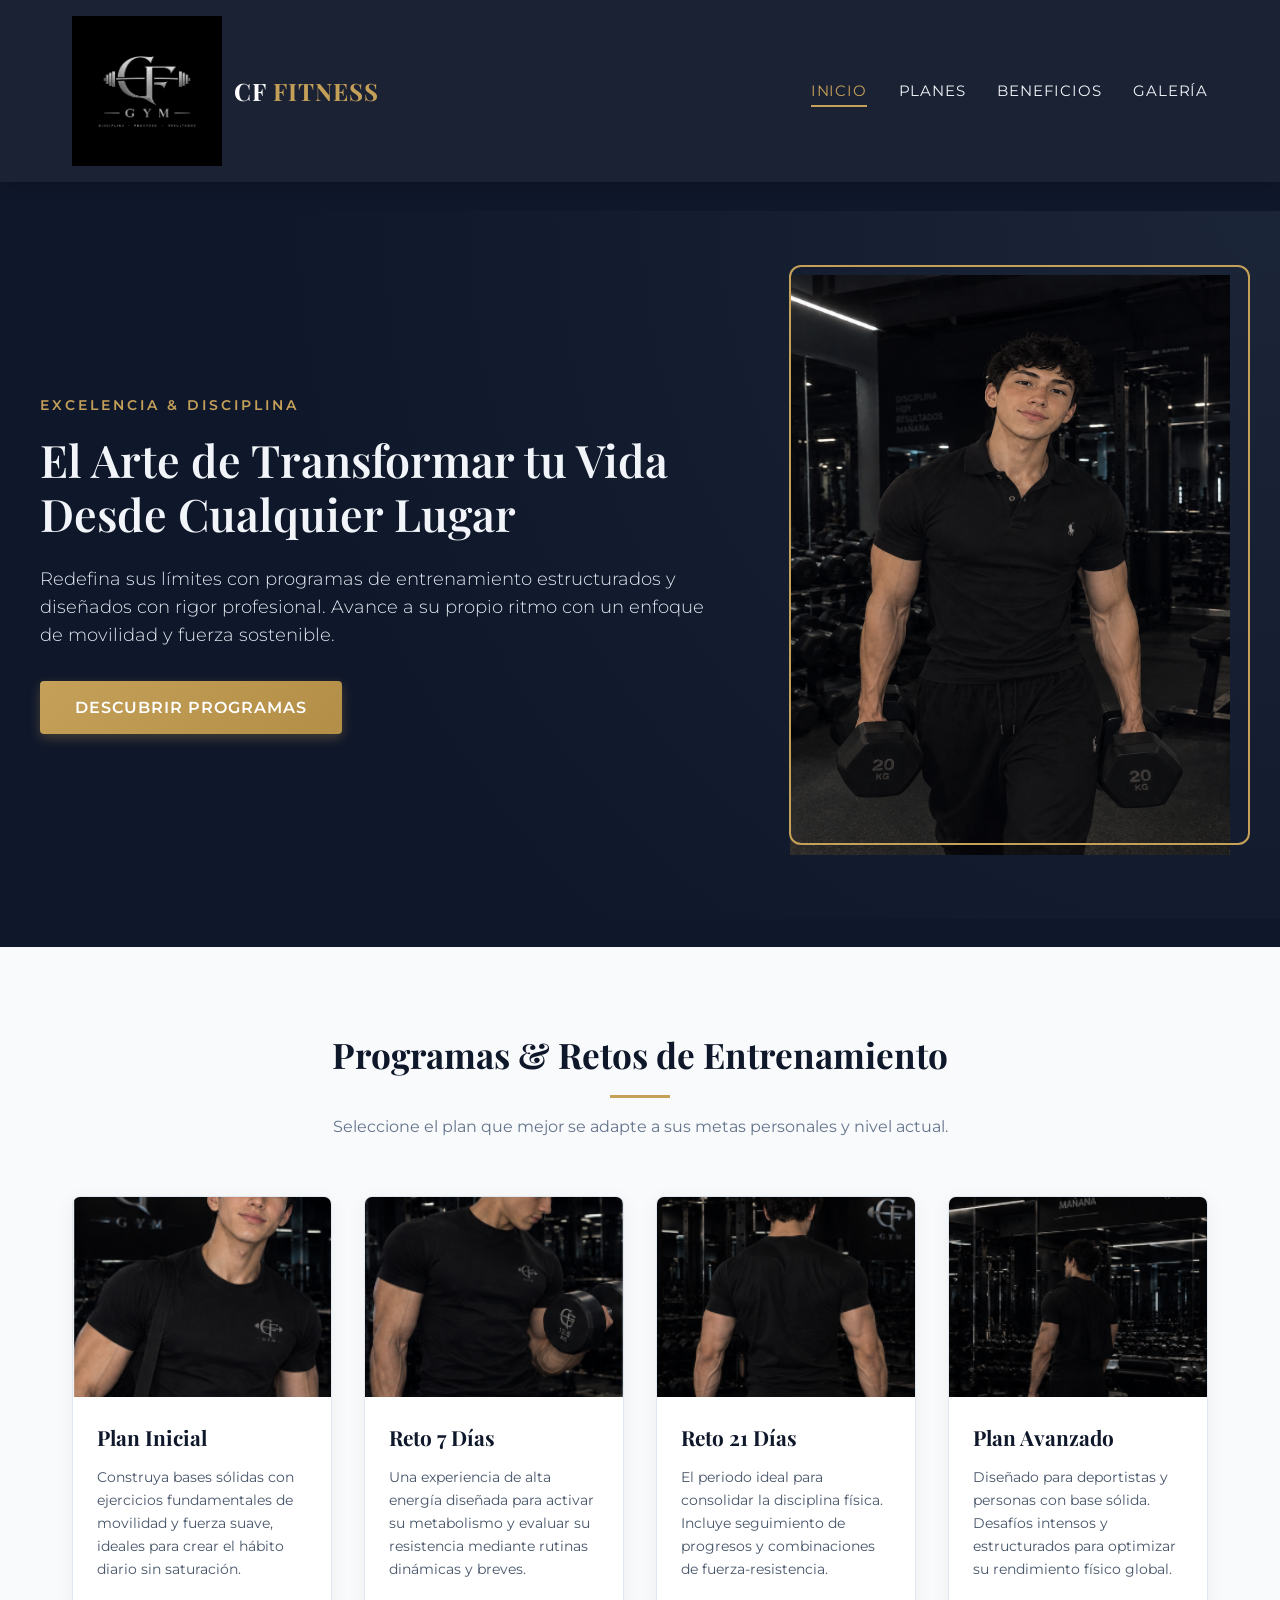
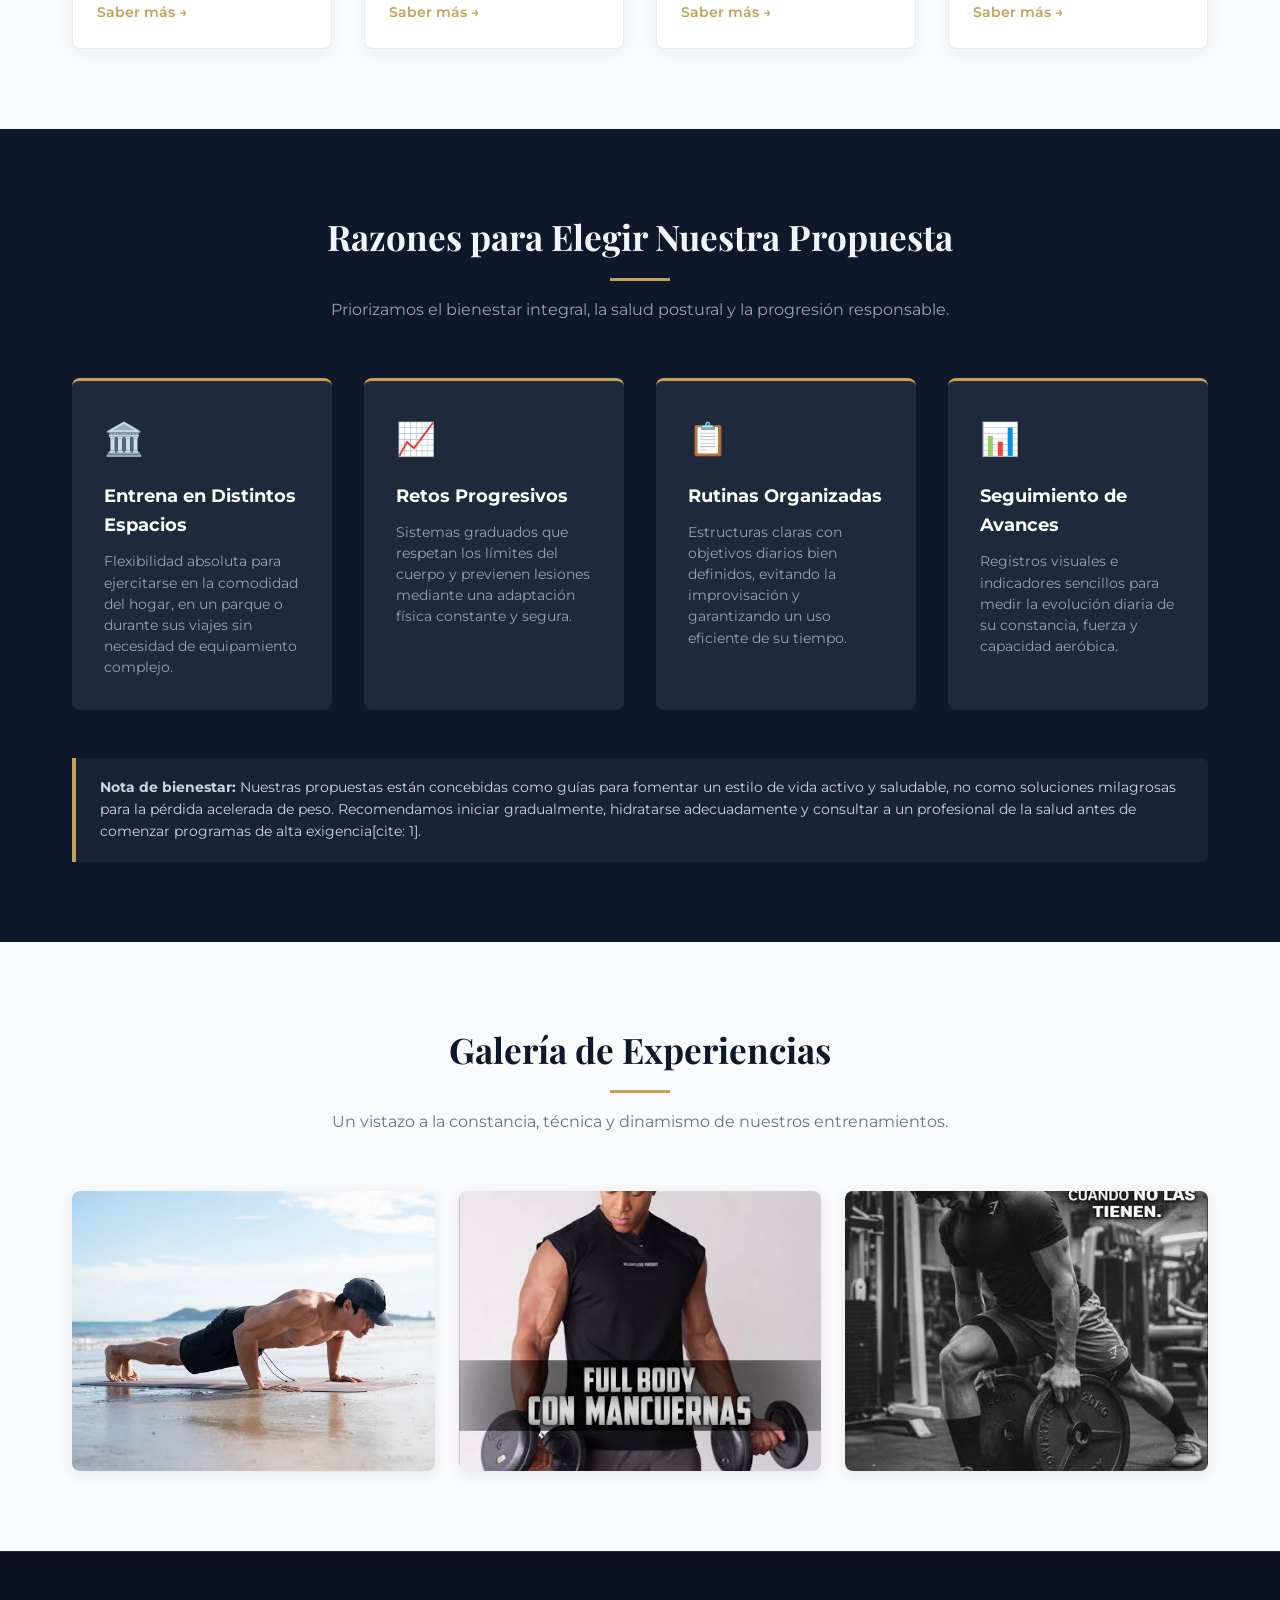
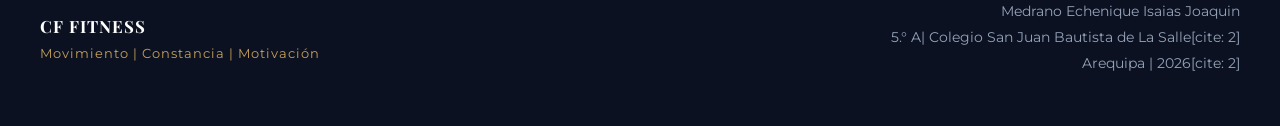
<file: index.html>
<!DOCTYPE html>
<html lang="es">
<head>
  <meta charset="UTF-8">
  <meta name="viewport" content="width=device-width, initial-scale=1.0">
  <title>Aura Fitness | Entrena Desde Donde Estés</title>
  <link rel="stylesheet" href="style.css">
  <!-- Fuentes elegantes importadas desde Google Fonts -->
  <link rel="preconnect" href="https://fonts.googleapis.com">
  <link rel="preconnect" href="https://fonts.gstatic.com" crossorigin>
  <link href="https://fonts.googleapis.com/css2?family=Montserrat:wght@300;400;600;700&family=Playfair+Display:ital,wght@0,600;1,400&display=swap" rel="stylesheet">
</head>
<body>

  <!-- ENCABEZADO -->
  <header class="main-header">
    <div class="header-container">
      <div class="brand-logo">
        <img src="61ea30bc-e772-4c1a-b744-bb5eee47be99.png" alt="Icono Aura Fitness" class="img" width="150" height="150">
        <span class="brand-name">CF <span>FITNESS</span></span>
      </div>
      <nav class="main-nav">
        <ul>
          <li><a href="#inicio" class="active">Inicio</a></li>
          <li><a href="#planes">Planes</a></li>
          <li><a href="#beneficios">Beneficios</a></li>
          <li><a href="#galeria">Galería</a></li>
        </ul>
      </nav>
    </div>
  </header>

  <!-- SECCIÓN HERO / PRINCIPAL CON IMAGEN DE PORTADA -->
  <section id="inicio" class="hero">
    <div class="hero-overlay">
      <div class="hero-container">
        
        <!-- Columna de Texto -->
        <div class="hero-content">
          <p class="subtitle-tag">EXCELENCIA & DISCIPLINA</p>
          <h1 class="hero-title">El Arte de Transformar tu Vida Desde Cualquier Lugar</h1>
          <p class="hero-description">
            Redefina sus límites con programas de entrenamiento estructurados y diseñados con rigor profesional. Avance a su propio ritmo con un enfoque de movilidad y fuerza sostenible.
          </p>
          <a href="#planes" class="btn-primary">Descubrir Programas</a>
        </div>

        <!-- Columna de Imagen Hero -->
        <div class="hero-image-wrapper">
          <img src="7b2f2441-501a-45da-bb4c-8f9d33cf3668 (1).png" alt="Entrenamiento AURA Fitness" class="IMG" width="440" height="580">
        </div>

      </div>
    </div>
  </section>

  <main>
    <!-- SECCIÓN 1: CARDS DE PROGRAMAS -->
    <section id="planes" class="section-container">
      <div class="section-header">
        <h2>Programas & Retos de Entrenamiento</h2>
        <div class="divider"></div>
        <p>Seleccione el plan que mejor se adapte a sus metas personales y nivel actual.</p>
      </div>

      <div class="cards-grid">
        <!-- Card 1 -->
        <article class="card">
          <div class="card-img-wrapper">
            <img src="Captura de pantalla 2026-10-01 144130.png" alt="Plan Inicial">
          </div>
          <div class="card-body">
            <h3>Plan Inicial</h3>
            <p>Construya bases sólidas con ejercicios fundamentales de movilidad y fuerza suave, ideales para crear el hábito diario sin saturación.</p>
            <a href="#" class="card-link">Saber más &rarr;</a>
          </div>
        </article>

        <!-- Card 2 -->
        <article class="card">
          <div class="card-img-wrapper">
            <img src="Captura de pantalla 2026-10-01 144208.png" alt="Reto 7 Días">
          </div>
          <div class="card-body">
            <h3>Reto 7 Días</h3>
            <p>Una experiencia de alta energía diseñada para activar su metabolismo y evaluar su resistencia mediante rutinas dinámicas y breves.</p>
            <a href="#" class="card-link">Saber más &rarr;</a>
          </div>
        </article>

        <!-- Card 3 -->
        <article class="card">
          <div class="card-img-wrapper">
            <img src="Captura de pantalla 2026-10-01 144218.png" alt="Reto 21 Días">
          </div>
          <div class="card-body">
            <h3>Reto 21 Días</h3>
            <p>El periodo ideal para consolidar la disciplina física. Incluye seguimiento de progresos y combinaciones de fuerza-resistencia.</p>
            <a href="#" class="card-link">Saber más &rarr;</a>
          </div>
        </article>

        <!-- Card 4 -->
        <article class="card">
          <div class="card-img-wrapper">
            <img src="Captura de pantalla 2026-10-01 144227.png" alt="Plan Avanzado">
          </div>
          <div class="card-body">
            <h3>Plan Avanzado</h3>
            <p>Diseñado para deportistas y personas con base sólida. Desafíos intensos y estructurados para optimizar su rendimiento físico global.</p>
            <a href="#" class="card-link">Saber más &rarr;</a>
          </div>
        </article>
      </div>
    </section>

    <!-- SECCIÓN 2: BENEFICIOS -->
    <section id="beneficios" class="benefits-section">
      <div class="section-container">
        <div class="section-header dark">
          <h2>Razones para Elegir Nuestra Propuesta</h2>
          <div class="divider"></div>
          <p>Priorizamos el bienestar integral, la salud postural y la progresión responsable.</p>
        </div>

        <div class="benefits-grid">
          <div class="benefit-card">
            <div class="benefit-icon">🏛️</div>
            <h3>Entrena en Distintos Espacios</h3>
            <p>Flexibilidad absoluta para ejercitarse en la comodidad del hogar, en un parque o durante sus viajes sin necesidad de equipamiento complejo.</p>
          </div>

          <div class="benefit-card">
            <div class="benefit-icon">📈</div>
            <h3>Retos Progresivos</h3>
            <p>Sistemas graduados que respetan los límites del cuerpo y previenen lesiones mediante una adaptación física constante y segura.</p>
          </div>

          <div class="benefit-card">
            <div class="benefit-icon">📋</div>
            <h3>Rutinas Organizadas</h3>
            <p>Estructuras claras con objetivos diarios bien definidos, evitando la improvisación y garantizando un uso eficiente de su tiempo.</p>
          </div>

          <div class="benefit-card">
            <div class="benefit-icon">📊</div>
            <h3>Seguimiento de Avances</h3>
            <p>Registros visuales e indicadores sencillos para medir la evolución diaria de su constancia, fuerza y capacidad aeróbica.</p>
          </div>
        </div>

        <!-- Mensaje de Responsabilidad / Recomendaciones -->
        <div class="disclaimer-box">
          <p><strong>Nota de bienestar:</strong> Nuestras propuestas están concebidas como guías para fomentar un estilo de vida activo y saludable, no como soluciones milagrosas para la pérdida acelerada de peso. Recomendamos iniciar gradualmente, hidratarse adecuadamente y consultar a un profesional de la salud antes de comenzar programas de alta exigencia[cite: 1].</p>
        </div>
      </div>
    </section>

    <!-- SECCIÓN 3: GALERÍA DE IMÁGENES -->
    <section id="galeria" class="section-container">
      <div class="section-header">
        <h2>Galería de Experiencias</h2>
        <div class="divider"></div>
        <p>Un vistazo a la constancia, técnica y dinamismo de nuestros entrenamientos.</p>
      </div>

      <div class="gallery-grid">
        <div class="gallery-item">
          <img src="5.jfif" alt="Entrenamiento de movilidad">
          <div class="gallery-caption">
            <span>Fuerza y Control</span>
          </div>
        </div>
        <div class="gallery-item">
          <img src="6.jfif" alt="Ejercicio en exterior">
          <div class="gallery-caption">
            <span>Entrenamiento al Aire Libre</span>
          </div>
        </div>
        <div class="gallery-item">
          <img src="3.jfif" alt="Rutina de resistencia">
          <div class="gallery-caption">
            <span>Constancia & Enfoque</span>
          </div>
        </div>
      </div>
    </section>
  </main>

  <!-- PIE DE PÁGINA / FOOTER -->
  <footer class="main-footer">
    <div class="footer-container">
      <div class="footer-brand">
        <h3>CF FITNESS</h3>
        <p>Movimiento | Constancia | Motivación</p>
      </div>
      <div class="footer-info">
        <p>Medrano Echenique Isaias Joaquin    <strong></strong></p>
        <p>5.° A| Colegio San Juan Bautista de La Salle[cite: 2]</p>
        <p>Arequipa | 2026[cite: 2]</p>
      </div>
    </div>
  </footer>

</body>
</html>
</file>
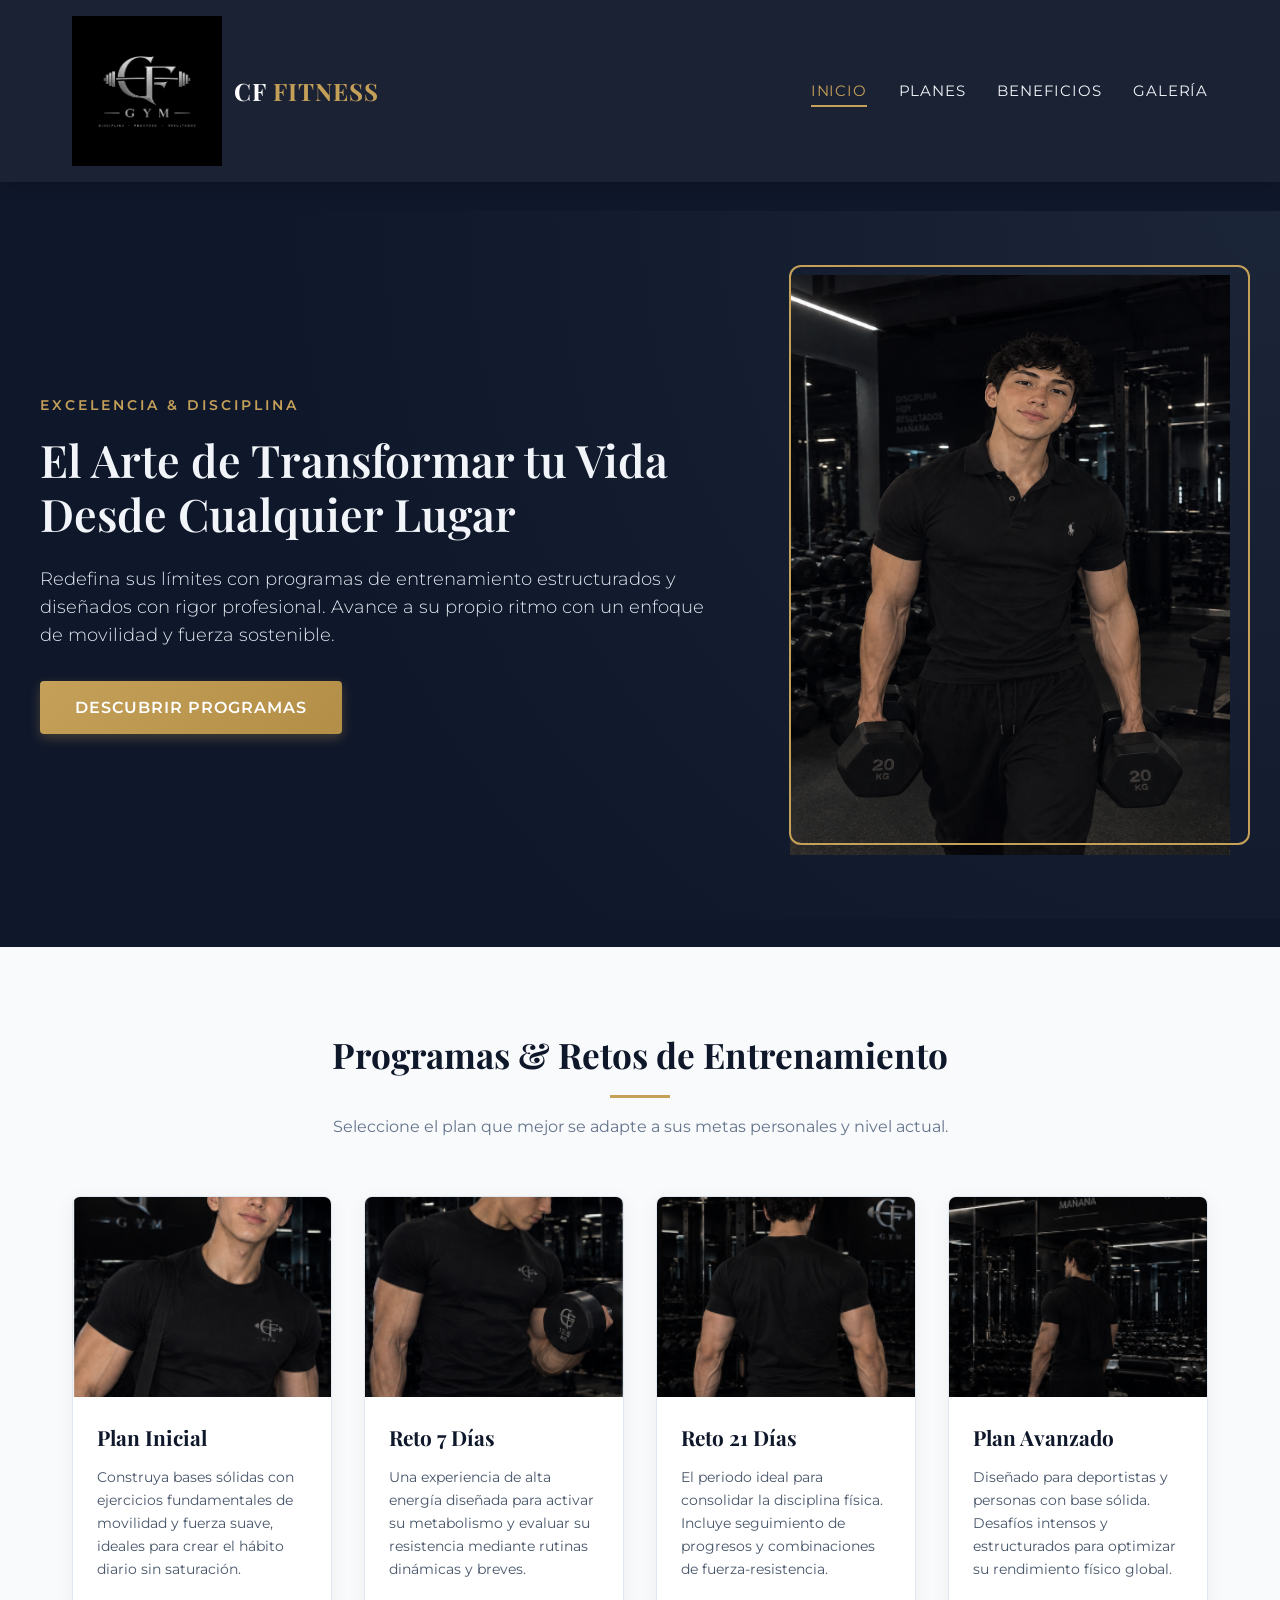
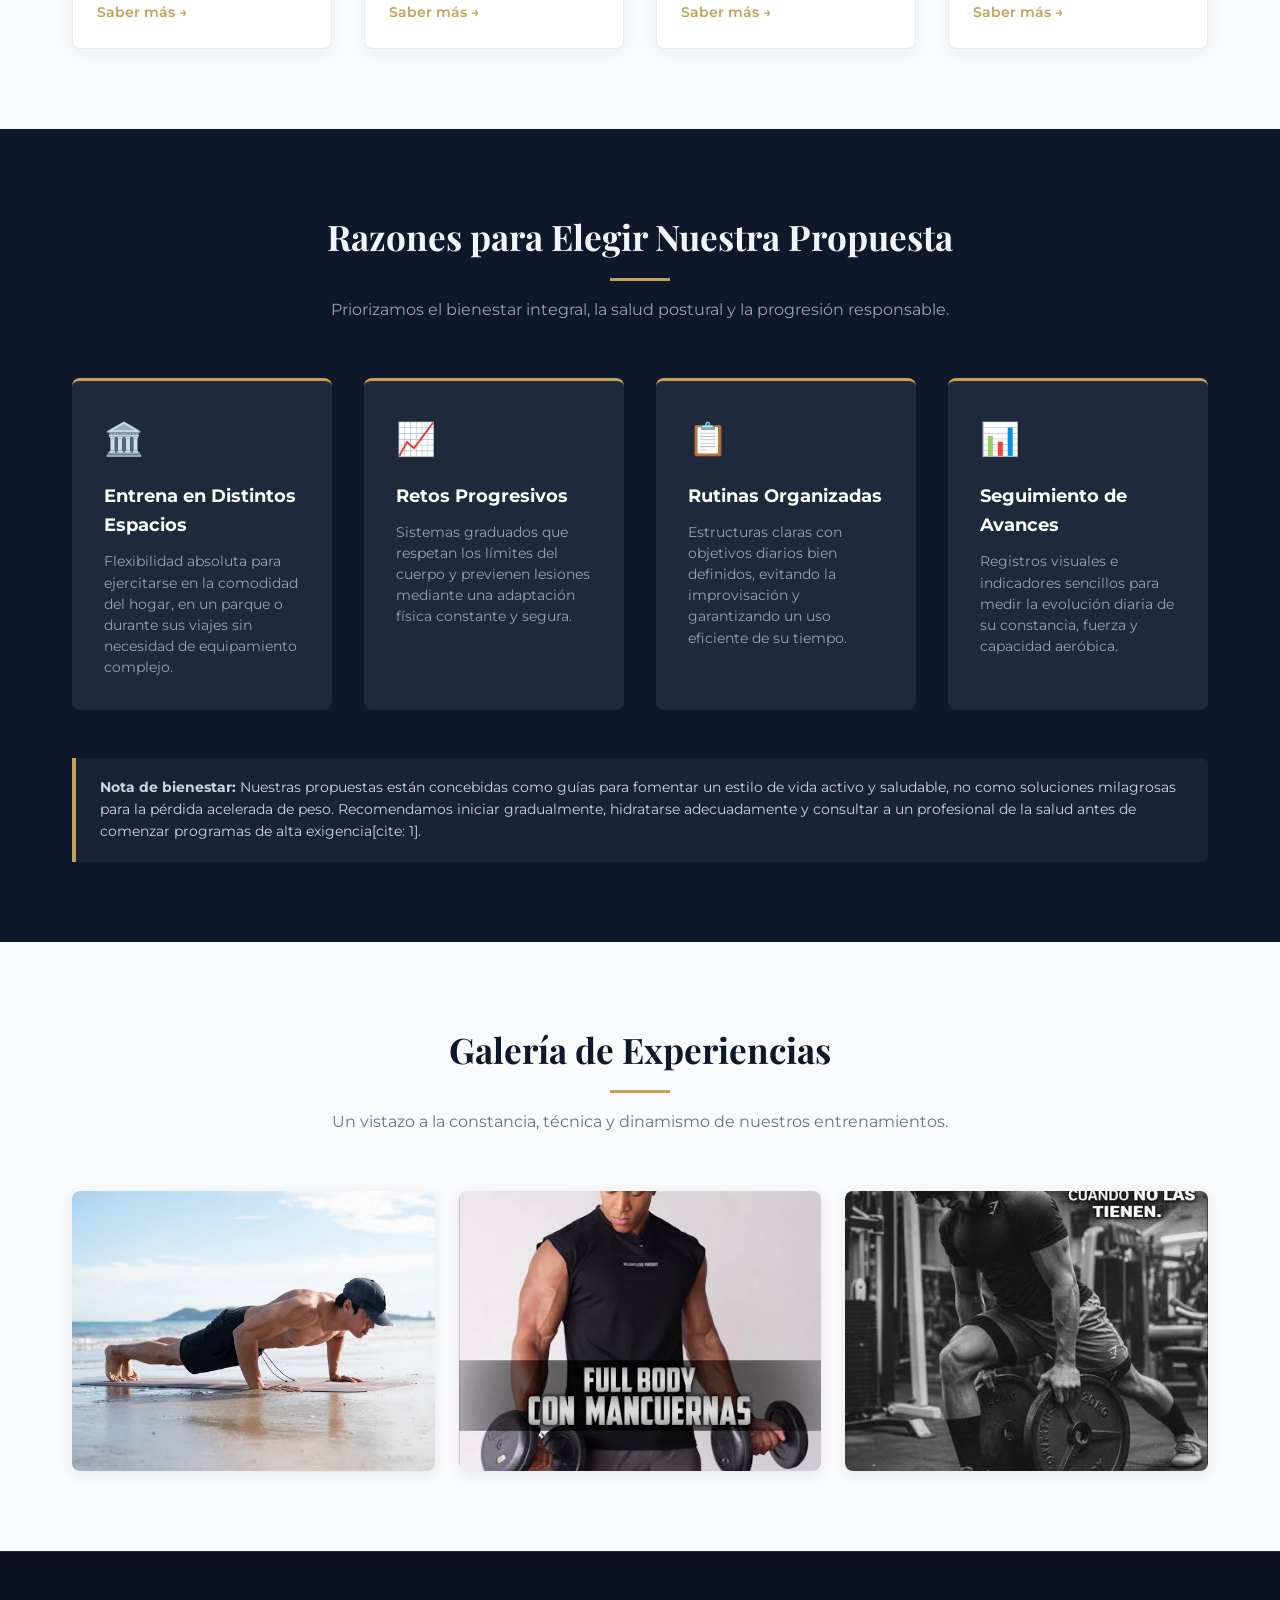
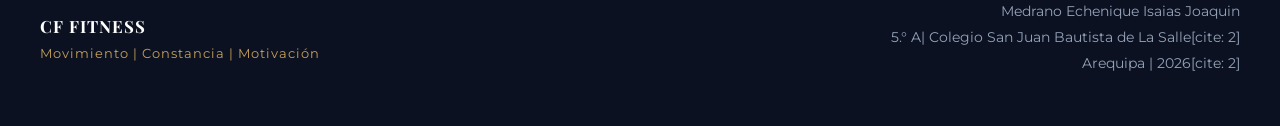
<file: PAGINA.HTML>
<!DOCTYPE html>
<html lang="es">
<head>
  <meta charset="UTF-8">
  <meta name="viewport" content="width=device-width, initial-scale=1.0">
  <title>Aura Fitness | Entrena Desde Donde Estés</title>
  <link rel="stylesheet" href="INDEX.CSS">
  <!-- Fuentes elegantes importadas desde Google Fonts -->
  <link rel="preconnect" href="https://fonts.googleapis.com">
  <link rel="preconnect" href="https://fonts.gstatic.com" crossorigin>
  <link href="https://fonts.googleapis.com/css2?family=Montserrat:wght@300;400;600;700&family=Playfair+Display:ital,wght@0,600;1,400&display=swap" rel="stylesheet">
</head>
<body>

  <!-- ENCABEZADO -->
  <header class="main-header">
    <div class="header-container">
      <div class="brand-logo">
        <img src="61ea30bc-e772-4c1a-b744-bb5eee47be99.png" alt="Icono Aura Fitness" class="img" width="150" height="150">
        <span class="brand-name">CF <span>FITNESS</span></span>
      </div>
      <nav class="main-nav">
        <ul>
          <li><a href="#inicio" class="active">Inicio</a></li>
          <li><a href="#planes">Planes</a></li>
          <li><a href="#beneficios">Beneficios</a></li>
          <li><a href="#galeria">Galería</a></li>
        </ul>
      </nav>
    </div>
  </header>

  <!-- SECCIÓN HERO / PRINCIPAL CON IMAGEN DE PORTADA -->
  <section id="inicio" class="hero">
    <div class="hero-overlay">
      <div class="hero-container">
        
        <!-- Columna de Texto -->
        <div class="hero-content">
          <p class="subtitle-tag">EXCELENCIA & DISCIPLINA</p>
          <h1 class="hero-title">El Arte de Transformar tu Vida Desde Cualquier Lugar</h1>
          <p class="hero-description">
            Redefina sus límites con programas de entrenamiento estructurados y diseñados con rigor profesional. Avance a su propio ritmo con un enfoque de movilidad y fuerza sostenible.
          </p>
          <a href="#planes" class="btn-primary">Descubrir Programas</a>
        </div>

        <!-- Columna de Imagen Hero -->
        <div class="hero-image-wrapper">
          <img src="7b2f2441-501a-45da-bb4c-8f9d33cf3668 (1).png" alt="Entrenamiento AURA Fitness" class="IMG" width="440" height="580">
        </div>

      </div>
    </div>
  </section>

  <main>
    <!-- SECCIÓN 1: CARDS DE PROGRAMAS -->
    <section id="planes" class="section-container">
      <div class="section-header">
        <h2>Programas & Retos de Entrenamiento</h2>
        <div class="divider"></div>
        <p>Seleccione el plan que mejor se adapte a sus metas personales y nivel actual.</p>
      </div>

      <div class="cards-grid">
        <!-- Card 1 -->
        <article class="card">
          <div class="card-img-wrapper">
            <img src="Captura de pantalla 2026-10-01 144130.png" alt="Plan Inicial">
          </div>
          <div class="card-body">
            <h3>Plan Inicial</h3>
            <p>Construya bases sólidas con ejercicios fundamentales de movilidad y fuerza suave, ideales para crear el hábito diario sin saturación.</p>
            <a href="#" class="card-link">Saber más &rarr;</a>
          </div>
        </article>

        <!-- Card 2 -->
        <article class="card">
          <div class="card-img-wrapper">
            <img src="Captura de pantalla 2026-10-01 144208.png" alt="Reto 7 Días">
          </div>
          <div class="card-body">
            <h3>Reto 7 Días</h3>
            <p>Una experiencia de alta energía diseñada para activar su metabolismo y evaluar su resistencia mediante rutinas dinámicas y breves.</p>
            <a href="#" class="card-link">Saber más &rarr;</a>
          </div>
        </article>

        <!-- Card 3 -->
        <article class="card">
          <div class="card-img-wrapper">
            <img src="Captura de pantalla 2026-10-01 144218.png" alt="Reto 21 Días">
          </div>
          <div class="card-body">
            <h3>Reto 21 Días</h3>
            <p>El periodo ideal para consolidar la disciplina física. Incluye seguimiento de progresos y combinaciones de fuerza-resistencia.</p>
            <a href="#" class="card-link">Saber más &rarr;</a>
          </div>
        </article>

        <!-- Card 4 -->
        <article class="card">
          <div class="card-img-wrapper">
            <img src="Captura de pantalla 2026-10-01 144227.png" alt="Plan Avanzado">
          </div>
          <div class="card-body">
            <h3>Plan Avanzado</h3>
            <p>Diseñado para deportistas y personas con base sólida. Desafíos intensos y estructurados para optimizar su rendimiento físico global.</p>
            <a href="#" class="card-link">Saber más &rarr;</a>
          </div>
        </article>
      </div>
    </section>

    <!-- SECCIÓN 2: BENEFICIOS -->
    <section id="beneficios" class="benefits-section">
      <div class="section-container">
        <div class="section-header dark">
          <h2>Razones para Elegir Nuestra Propuesta</h2>
          <div class="divider"></div>
          <p>Priorizamos el bienestar integral, la salud postural y la progresión responsable.</p>
        </div>

        <div class="benefits-grid">
          <div class="benefit-card">
            <div class="benefit-icon">🏛️</div>
            <h3>Entrena en Distintos Espacios</h3>
            <p>Flexibilidad absoluta para ejercitarse en la comodidad del hogar, en un parque o durante sus viajes sin necesidad de equipamiento complejo.</p>
          </div>

          <div class="benefit-card">
            <div class="benefit-icon">📈</div>
            <h3>Retos Progresivos</h3>
            <p>Sistemas graduados que respetan los límites del cuerpo y previenen lesiones mediante una adaptación física constante y segura.</p>
          </div>

          <div class="benefit-card">
            <div class="benefit-icon">📋</div>
            <h3>Rutinas Organizadas</h3>
            <p>Estructuras claras con objetivos diarios bien definidos, evitando la improvisación y garantizando un uso eficiente de su tiempo.</p>
          </div>

          <div class="benefit-card">
            <div class="benefit-icon">📊</div>
            <h3>Seguimiento de Avances</h3>
            <p>Registros visuales e indicadores sencillos para medir la evolución diaria de su constancia, fuerza y capacidad aeróbica.</p>
          </div>
        </div>

        <!-- Mensaje de Responsabilidad / Recomendaciones -->
        <div class="disclaimer-box">
          <p><strong>Nota de bienestar:</strong> Nuestras propuestas están concebidas como guías para fomentar un estilo de vida activo y saludable, no como soluciones milagrosas para la pérdida acelerada de peso. Recomendamos iniciar gradualmente, hidratarse adecuadamente y consultar a un profesional de la salud antes de comenzar programas de alta exigencia[cite: 1].</p>
        </div>
      </div>
    </section>

    <!-- SECCIÓN 3: GALERÍA DE IMÁGENES -->
    <section id="galeria" class="section-container">
      <div class="section-header">
        <h2>Galería de Experiencias</h2>
        <div class="divider"></div>
        <p>Un vistazo a la constancia, técnica y dinamismo de nuestros entrenamientos.</p>
      </div>

      <div class="gallery-grid">
        <div class="gallery-item">
          <img src="5.jfif" alt="Entrenamiento de movilidad">
          <div class="gallery-caption">
            <span>Fuerza y Control</span>
          </div>
        </div>
        <div class="gallery-item">
          <img src="6.jfif" alt="Ejercicio en exterior">
          <div class="gallery-caption">
            <span>Entrenamiento al Aire Libre</span>
          </div>
        </div>
        <div class="gallery-item">
          <img src="3.jfif" alt="Rutina de resistencia">
          <div class="gallery-caption">
            <span>Constancia & Enfoque</span>
          </div>
        </div>
      </div>
    </section>
  </main>

  <!-- PIE DE PÁGINA / FOOTER -->
  <footer class="main-footer">
    <div class="footer-container">
      <div class="footer-brand">
        <h3>CF FITNESS</h3>
        <p>Movimiento | Constancia | Motivación</p>
      </div>
      <div class="footer-info">
        <p>Medrano Echenique Isaias Joaquin    <strong></strong></p>
        <p>5.° A| Colegio San Juan Bautista de La Salle[cite: 2]</p>
        <p>Arequipa | 2026[cite: 2]</p>
      </div>
    </div>
  </footer>

</body>
</html>
</file>
<file: style.css>
/* ==========================================================================
   RESET Y VARIABLES
   ========================================================================== */
* {
  margin: 0;
  padding: 0;
  box-sizing: border-box;
}

:root {
  --color-primary: #0F172A;      /* Azul Marino Oscuro / Elegante */
  --color-secondary: #1E293B;    /* Gris Pizarra Oscuro */
  --color-accent: #D97706;       /* Ámbar / Dorado sobrio */
  --color-accent-light: #F59E0B; /* Ámbar claro para hover */
  --color-bg-light: #F8FAFC;     /* Blanco Humo / Fondo suave */
  --color-text-dark: #334155;    /* Gris Oscuro para lectura clara */
  --color-text-light: #F1F5F9;   /* Blanco Suave para fondos oscuros */
  --color-gold: #C5A059;         /* Tono dorado formal */
  
  --font-heading: 'Playfair Display', Georgia, serif;
  --font-body: 'Montserrat', sans-serif;
  --transition: all 0.3s ease;
}

html {
  scroll-behavior: smooth;
}

body {
  font-family: var(--font-body);
  background-color: var(--color-bg-light);
  color: var(--color-text-dark);
  line-height: 1.6;
}

/* ==========================================================================
   ENCABEZADO & NAVEGACIÓN
   ========================================================================== */
.main-header {
  background-color: rgba(15, 23, 42, 0.95);
  position: sticky;
  top: 0;
  z-index: 1000;
  box-shadow: 0 4px 15px rgba(0, 0, 0, 0.15);
  backdrop-filter: blur(5px);
}

.header-container {
  max-width: 1200px;
  margin: 0 auto;
  display: flex;
  justify-content: space-between;
  align-items: center;
  padding: 1rem 2rem;
}

.brand-logo {
  display: flex;
  align-items: center;
  gap: 0.75rem;
}

.brand-icon {
  width: 40px;
  height: 40px;
  object-fit: contain;
}

.brand-name {
  font-family: var(--font-heading);
  font-size: 1.5rem;
  font-weight: 700;
  color: #ffffff;
  letter-spacing: 1px;
}

.brand-name span {
  color: var(--color-gold);
}

.main-nav ul {
  display: flex;
  list-style: none;
  gap: 2rem;
}

.main-nav a {
  color: var(--color-text-light);
  text-decoration: none;
  font-size: 0.95rem;
  font-weight: 400;
  text-transform: uppercase;
  letter-spacing: 0.8px;
  transition: var(--transition);
  padding-bottom: 5px;
  border-bottom: 2px solid transparent;
}

.main-nav a:hover,
.main-nav a.active {
  color: var(--color-gold);
  border-bottom-color: var(--color-gold);
}

/* ==========================================================================
   SECCIÓN HERO / ESTRUCTURA DE 2 COLUMNAS CON IMAGEN
   ========================================================================== */
.hero {
  background-color: var(--color-primary);
  min-height: 85vh;
  position: relative;
  display: flex;
  align-items: center;
}

.hero-overlay {
  width: 100%;
  padding: 4rem 2rem;
  background: radial-gradient(circle at top right, rgba(30, 41, 59, 0.8), transparent 70%);
}

.hero-container {
  max-width: 1200px;
  margin: 0 auto;
  display: grid;
  grid-template-columns: 1.2fr 0.8fr;
  gap: 3rem;
  align-items: center;
}

.hero-content {
  color: var(--color-text-light);
}

.subtitle-tag {
  color: var(--color-gold);
  font-size: 0.85rem;
  letter-spacing: 3px;
  font-weight: 600;
  margin-bottom: 1rem;
}

.hero-title {
  font-family: var(--font-heading);
  font-size: 2.8rem;
  line-height: 1.2;
  margin-bottom: 1.5rem;
  font-weight: 600;
}

.hero-description {
  font-size: 1.1rem;
  margin-bottom: 2rem;
  color: #E2E8F0;
  font-weight: 300;
}

.btn-primary {
  display: inline-block;
  background: linear-gradient(135deg, var(--color-gold) 0%, #B38E46 100%);
  color: #fff;
  padding: 0.85rem 2.2rem;
  border-radius: 4px;
  text-decoration: none;
  font-weight: 600;
  text-transform: uppercase;
  letter-spacing: 1px;
  box-shadow: 0 4px 12px rgba(197, 160, 89, 0.3);
  transition: var(--transition);
}

.btn-primary:hover {
  transform: translateY(-2px);
  box-shadow: 0 6px 18px rgba(197, 160, 89, 0.45);
}

/* Estilo para el Contenedor e Imagen de la Sección Hero */
.hero-image-wrapper {
  position: relative;
  display: flex;
  justify-content: center;
  align-items: center;
}

.hero-image-wrapper::before {
  content: '';
  position: absolute;
  top: -10px;
  right: -10px;
  bottom: 10px;
  left: 10px;
  border: 2px solid var(--color-gold);
  border-radius: 12px;
  z-index: 1;
}

.hero-img {
  width: 100%;
  max-width: 420px;
  height: 480px;
  object-fit: cover;
  border-radius: 10px;
  position: relative;
  z-index: 2;
  box-shadow: 0 15px 30px rgba(0, 0, 0, 0.4);
  transition: var(--transition);
}

.hero-image-wrapper:hover .hero-img {
  transform: scale(1.02);
}

/* ==========================================================================
   ESTILOS COMUNES DE SECCIONES
   ========================================================================== */
.section-container {
  max-width: 1200px;
  margin: 0 auto;
  padding: 5rem 2rem;
}

.section-header {
  text-align: center;
  margin-bottom: 3.5rem;
}

.section-header h2 {
  font-family: var(--font-heading);
  font-size: 2.2rem;
  color: var(--color-primary);
  margin-bottom: 0.75rem;
}

.section-header.dark h2 {
  color: var(--color-text-light);
}

.section-header p {
  color: #64748B;
  font-size: 1rem;
}

.section-header.dark p {
  color: #94A3B8;
}

.divider {
  width: 60px;
  height: 3px;
  background-color: var(--color-gold);
  margin: 0.5rem auto 1rem auto;
}

/* ==========================================================================
   SECCIÓN 1: CARDS (FLEXBOX / GRID)
   ========================================================================== */
.cards-grid {
  display: grid;
  grid-template-columns: repeat(auto-fit, minmax(250px, 1fr));
  gap: 2rem;
}

.card {
  background-color: #ffffff;
  border-radius: 8px;
  overflow: hidden;
  box-shadow: 0 4px 20px rgba(0, 0, 0, 0.05);
  border: 1px solid #E2E8F0;
  transition: var(--transition);
  display: flex;
  flex-direction: column;
}

.card:hover {
  transform: translateY(-7px);
  box-shadow: 0 10px 25px rgba(0, 0, 0, 0.1);
  border-color: var(--color-gold);
}

.card-img-wrapper {
  height: 200px;
  overflow: hidden;
}

.card-img-wrapper img {
  width: 100%;
  height: 100%;
  object-fit: cover;
  transition: var(--transition);
}

.card:hover .card-img-wrapper img {
  transform: scale(1.05);
}

.card-body {
  padding: 1.5rem;
  display: flex;
  flex-direction: column;
  flex-grow: 1;
}

.card-body h3 {
  font-family: var(--font-heading);
  font-size: 1.3rem;
  color: var(--color-primary);
  margin-bottom: 0.75rem;
}

.card-body p {
  font-size: 0.9rem;
  color: #475569;
  margin-bottom: 1.25rem;
  flex-grow: 1;
}

.card-link {
  color: var(--color-gold);
  text-decoration: none;
  font-weight: 600;
  font-size: 0.9rem;
  transition: var(--transition);
}

.card-link:hover {
  color: var(--color-primary);
}

/* ==========================================================================
   SECCIÓN 2: BENEFICIOS
   ========================================================================== */
.benefits-section {
  background-color: var(--color-primary);
  color: var(--color-text-light);
}

.benefits-grid {
  display: grid;
  grid-template-columns: repeat(auto-fit, minmax(230px, 1fr));
  gap: 2rem;
  margin-bottom: 3rem;
}

.benefit-card {
  background-color: var(--color-secondary);
  padding: 2rem;
  border-radius: 8px;
  border-top: 3px solid var(--color-gold);
  transition: var(--transition);
}

.benefit-card:hover {
  transform: translateY(-5px);
  background-color: #26334D;
}

.benefit-icon {
  font-size: 2rem;
  margin-bottom: 1rem;
}

.benefit-card h3 {
  font-size: 1.15rem;
  margin-bottom: 0.75rem;
  color: #ffffff;
}

.benefit-card p {
  font-size: 0.88rem;
  color: #94A3B8;
  line-height: 1.5;
}

.disclaimer-box {
  background-color: rgba(30, 41, 59, 0.7);
  border-left: 4px solid var(--color-gold);
  padding: 1.2rem 1.5rem;
  border-radius: 0 6px 6px 0;
  margin-top: 2rem;
}

.disclaimer-box p {
  font-size: 0.85rem;
  color: #CBD5E1;
}

/* ==========================================================================
   SECCIÓN 3: GALERÍA (3 IMÁGENES)
   ========================================================================== */
.gallery-grid {
  display: grid;
  grid-template-columns: repeat(auto-fit, minmax(300px, 1fr));
  gap: 1.5rem;
}

.gallery-item {
  position: relative;
  height: 280px;
  border-radius: 8px;
  overflow: hidden;
  box-shadow: 0 4px 15px rgba(0, 0, 0, 0.08);
}

.gallery-item img {
  width: 100%;
  height: 100%;
  object-fit: cover;
  transition: var(--transition);
}

.gallery-caption {
  position: absolute;
  bottom: 0; left: 0; right: 0;
  padding: 1rem;
  background: linear-gradient(to top, rgba(15, 23, 42, 0.9), transparent);
  color: #ffffff;
  font-size: 0.95rem;
  font-weight: 600;
  transform: translateY(100%);
  transition: var(--transition);
}

.gallery-item:hover img {
  transform: scale(1.08);
}

.gallery-item:hover .gallery-caption {
  transform: translateY(0);
}

/* ==========================================================================
   FOOTER / PIE DE PÁGINA
   ========================================================================== */
.main-footer {
  background-color: #0B1120;
  color: #94A3B8;
  padding: 3rem 2rem;
  border-top: 1px solid #1E293B;
  font-size: 0.9rem;
}

.footer-container {
  max-width: 1200px;
  margin: 0 auto;
  display: flex;
  justify-content: space-between;
  align-items: center;
  flex-wrap: wrap;
  gap: 1.5rem;
}

.footer-brand h3 {
  color: #ffffff;
  font-family: var(--font-heading);
  letter-spacing: 1px;
  margin-bottom: 0.25rem;
}

.footer-brand p {
  color: var(--color-gold);
  font-size: 0.8rem;
  letter-spacing: 1px;
}

.footer-info p {
  margin-bottom: 0.2rem;
  text-align: right;
}

.footer-info strong {
  color: #ffffff;
}

/* ==========================================================================
   ADAPTABILIDAD RESPONSIVA (Media Queries)
   ========================================================================== */
@media (max-width: 900px) {
  .hero-container {
    grid-template-columns: 1fr;
    text-align: center;
  }

  .hero-img {
    max-width: 320px;
    height: 380px;
  }
}

@media (max-width: 768px) {
  .header-container {
    flex-direction: column;
    gap: 1rem;
  }

  .main-nav ul {
    gap: 1rem;
  }

  .hero-title {
    font-size: 2rem;
  }

  .footer-container {
    flex-direction: column;
    text-align: center;
  }

  .footer-info p {
    text-align: center;
  }
}
</file>
<file: INDEX.CSS>
/* ==========================================================================
   RESET Y VARIABLES
   ========================================================================== */
* {
  margin: 0;
  padding: 0;
  box-sizing: border-box;
}

:root {
  --color-primary: #0F172A;      /* Azul Marino Oscuro / Elegante */
  --color-secondary: #1E293B;    /* Gris Pizarra Oscuro */
  --color-accent: #D97706;       /* Ámbar / Dorado sobrio */
  --color-accent-light: #F59E0B; /* Ámbar claro para hover */
  --color-bg-light: #F8FAFC;     /* Blanco Humo / Fondo suave */
  --color-text-dark: #334155;    /* Gris Oscuro para lectura clara */
  --color-text-light: #F1F5F9;   /* Blanco Suave para fondos oscuros */
  --color-gold: #C5A059;         /* Tono dorado formal */
  
  --font-heading: 'Playfair Display', Georgia, serif;
  --font-body: 'Montserrat', sans-serif;
  --transition: all 0.3s ease;
}

html {
  scroll-behavior: smooth;
}

body {
  font-family: var(--font-body);
  background-color: var(--color-bg-light);
  color: var(--color-text-dark);
  line-height: 1.6;
}

/* ==========================================================================
   ENCABEZADO & NAVEGACIÓN
   ========================================================================== */
.main-header {
  background-color: rgba(15, 23, 42, 0.95);
  position: sticky;
  top: 0;
  z-index: 1000;
  box-shadow: 0 4px 15px rgba(0, 0, 0, 0.15);
  backdrop-filter: blur(5px);
}

.header-container {
  max-width: 1200px;
  margin: 0 auto;
  display: flex;
  justify-content: space-between;
  align-items: center;
  padding: 1rem 2rem;
}

.brand-logo {
  display: flex;
  align-items: center;
  gap: 0.75rem;
}

.brand-icon {
  width: 40px;
  height: 40px;
  object-fit: contain;
}

.brand-name {
  font-family: var(--font-heading);
  font-size: 1.5rem;
  font-weight: 700;
  color: #ffffff;
  letter-spacing: 1px;
}

.brand-name span {
  color: var(--color-gold);
}

.main-nav ul {
  display: flex;
  list-style: none;
  gap: 2rem;
}

.main-nav a {
  color: var(--color-text-light);
  text-decoration: none;
  font-size: 0.95rem;
  font-weight: 400;
  text-transform: uppercase;
  letter-spacing: 0.8px;
  transition: var(--transition);
  padding-bottom: 5px;
  border-bottom: 2px solid transparent;
}

.main-nav a:hover,
.main-nav a.active {
  color: var(--color-gold);
  border-bottom-color: var(--color-gold);
}

/* ==========================================================================
   SECCIÓN HERO / ESTRUCTURA DE 2 COLUMNAS CON IMAGEN
   ========================================================================== */
.hero {
  background-color: var(--color-primary);
  min-height: 85vh;
  position: relative;
  display: flex;
  align-items: center;
}

.hero-overlay {
  width: 100%;
  padding: 4rem 2rem;
  background: radial-gradient(circle at top right, rgba(30, 41, 59, 0.8), transparent 70%);
}

.hero-container {
  max-width: 1200px;
  margin: 0 auto;
  display: grid;
  grid-template-columns: 1.2fr 0.8fr;
  gap: 3rem;
  align-items: center;
}

.hero-content {
  color: var(--color-text-light);
}

.subtitle-tag {
  color: var(--color-gold);
  font-size: 0.85rem;
  letter-spacing: 3px;
  font-weight: 600;
  margin-bottom: 1rem;
}

.hero-title {
  font-family: var(--font-heading);
  font-size: 2.8rem;
  line-height: 1.2;
  margin-bottom: 1.5rem;
  font-weight: 600;
}

.hero-description {
  font-size: 1.1rem;
  margin-bottom: 2rem;
  color: #E2E8F0;
  font-weight: 300;
}

.btn-primary {
  display: inline-block;
  background: linear-gradient(135deg, var(--color-gold) 0%, #B38E46 100%);
  color: #fff;
  padding: 0.85rem 2.2rem;
  border-radius: 4px;
  text-decoration: none;
  font-weight: 600;
  text-transform: uppercase;
  letter-spacing: 1px;
  box-shadow: 0 4px 12px rgba(197, 160, 89, 0.3);
  transition: var(--transition);
}

.btn-primary:hover {
  transform: translateY(-2px);
  box-shadow: 0 6px 18px rgba(197, 160, 89, 0.45);
}

/* Estilo para el Contenedor e Imagen de la Sección Hero */
.hero-image-wrapper {
  position: relative;
  display: flex;
  justify-content: center;
  align-items: center;
}

.hero-image-wrapper::before {
  content: '';
  position: absolute;
  top: -10px;
  right: -10px;
  bottom: 10px;
  left: 10px;
  border: 2px solid var(--color-gold);
  border-radius: 12px;
  z-index: 1;
}

.hero-img {
  width: 100%;
  max-width: 420px;
  height: 480px;
  object-fit: cover;
  border-radius: 10px;
  position: relative;
  z-index: 2;
  box-shadow: 0 15px 30px rgba(0, 0, 0, 0.4);
  transition: var(--transition);
}

.hero-image-wrapper:hover .hero-img {
  transform: scale(1.02);
}

/* ==========================================================================
   ESTILOS COMUNES DE SECCIONES
   ========================================================================== */
.section-container {
  max-width: 1200px;
  margin: 0 auto;
  padding: 5rem 2rem;
}

.section-header {
  text-align: center;
  margin-bottom: 3.5rem;
}

.section-header h2 {
  font-family: var(--font-heading);
  font-size: 2.2rem;
  color: var(--color-primary);
  margin-bottom: 0.75rem;
}

.section-header.dark h2 {
  color: var(--color-text-light);
}

.section-header p {
  color: #64748B;
  font-size: 1rem;
}

.section-header.dark p {
  color: #94A3B8;
}

.divider {
  width: 60px;
  height: 3px;
  background-color: var(--color-gold);
  margin: 0.5rem auto 1rem auto;
}

/* ==========================================================================
   SECCIÓN 1: CARDS (FLEXBOX / GRID)
   ========================================================================== */
.cards-grid {
  display: grid;
  grid-template-columns: repeat(auto-fit, minmax(250px, 1fr));
  gap: 2rem;
}

.card {
  background-color: #ffffff;
  border-radius: 8px;
  overflow: hidden;
  box-shadow: 0 4px 20px rgba(0, 0, 0, 0.05);
  border: 1px solid #E2E8F0;
  transition: var(--transition);
  display: flex;
  flex-direction: column;
}

.card:hover {
  transform: translateY(-7px);
  box-shadow: 0 10px 25px rgba(0, 0, 0, 0.1);
  border-color: var(--color-gold);
}

.card-img-wrapper {
  height: 200px;
  overflow: hidden;
}

.card-img-wrapper img {
  width: 100%;
  height: 100%;
  object-fit: cover;
  transition: var(--transition);
}

.card:hover .card-img-wrapper img {
  transform: scale(1.05);
}

.card-body {
  padding: 1.5rem;
  display: flex;
  flex-direction: column;
  flex-grow: 1;
}

.card-body h3 {
  font-family: var(--font-heading);
  font-size: 1.3rem;
  color: var(--color-primary);
  margin-bottom: 0.75rem;
}

.card-body p {
  font-size: 0.9rem;
  color: #475569;
  margin-bottom: 1.25rem;
  flex-grow: 1;
}

.card-link {
  color: var(--color-gold);
  text-decoration: none;
  font-weight: 600;
  font-size: 0.9rem;
  transition: var(--transition);
}

.card-link:hover {
  color: var(--color-primary);
}

/* ==========================================================================
   SECCIÓN 2: BENEFICIOS
   ========================================================================== */
.benefits-section {
  background-color: var(--color-primary);
  color: var(--color-text-light);
}

.benefits-grid {
  display: grid;
  grid-template-columns: repeat(auto-fit, minmax(230px, 1fr));
  gap: 2rem;
  margin-bottom: 3rem;
}

.benefit-card {
  background-color: var(--color-secondary);
  padding: 2rem;
  border-radius: 8px;
  border-top: 3px solid var(--color-gold);
  transition: var(--transition);
}

.benefit-card:hover {
  transform: translateY(-5px);
  background-color: #26334D;
}

.benefit-icon {
  font-size: 2rem;
  margin-bottom: 1rem;
}

.benefit-card h3 {
  font-size: 1.15rem;
  margin-bottom: 0.75rem;
  color: #ffffff;
}

.benefit-card p {
  font-size: 0.88rem;
  color: #94A3B8;
  line-height: 1.5;
}

.disclaimer-box {
  background-color: rgba(30, 41, 59, 0.7);
  border-left: 4px solid var(--color-gold);
  padding: 1.2rem 1.5rem;
  border-radius: 0 6px 6px 0;
  margin-top: 2rem;
}

.disclaimer-box p {
  font-size: 0.85rem;
  color: #CBD5E1;
}

/* ==========================================================================
   SECCIÓN 3: GALERÍA (3 IMÁGENES)
   ========================================================================== */
.gallery-grid {
  display: grid;
  grid-template-columns: repeat(auto-fit, minmax(300px, 1fr));
  gap: 1.5rem;
}

.gallery-item {
  position: relative;
  height: 280px;
  border-radius: 8px;
  overflow: hidden;
  box-shadow: 0 4px 15px rgba(0, 0, 0, 0.08);
}

.gallery-item img {
  width: 100%;
  height: 100%;
  object-fit: cover;
  transition: var(--transition);
}

.gallery-caption {
  position: absolute;
  bottom: 0; left: 0; right: 0;
  padding: 1rem;
  background: linear-gradient(to top, rgba(15, 23, 42, 0.9), transparent);
  color: #ffffff;
  font-size: 0.95rem;
  font-weight: 600;
  transform: translateY(100%);
  transition: var(--transition);
}

.gallery-item:hover img {
  transform: scale(1.08);
}

.gallery-item:hover .gallery-caption {
  transform: translateY(0);
}

/* ==========================================================================
   FOOTER / PIE DE PÁGINA
   ========================================================================== */
.main-footer {
  background-color: #0B1120;
  color: #94A3B8;
  padding: 3rem 2rem;
  border-top: 1px solid #1E293B;
  font-size: 0.9rem;
}

.footer-container {
  max-width: 1200px;
  margin: 0 auto;
  display: flex;
  justify-content: space-between;
  align-items: center;
  flex-wrap: wrap;
  gap: 1.5rem;
}

.footer-brand h3 {
  color: #ffffff;
  font-family: var(--font-heading);
  letter-spacing: 1px;
  margin-bottom: 0.25rem;
}

.footer-brand p {
  color: var(--color-gold);
  font-size: 0.8rem;
  letter-spacing: 1px;
}

.footer-info p {
  margin-bottom: 0.2rem;
  text-align: right;
}

.footer-info strong {
  color: #ffffff;
}

/* ==========================================================================
   ADAPTABILIDAD RESPONSIVA (Media Queries)
   ========================================================================== */
@media (max-width: 900px) {
  .hero-container {
    grid-template-columns: 1fr;
    text-align: center;
  }

  .hero-img {
    max-width: 320px;
    height: 380px;
  }
}

@media (max-width: 768px) {
  .header-container {
    flex-direction: column;
    gap: 1rem;
  }

  .main-nav ul {
    gap: 1rem;
  }

  .hero-title {
    font-size: 2rem;
  }

  .footer-container {
    flex-direction: column;
    text-align: center;
  }

  .footer-info p {
    text-align: center;
  }
}
</file>
